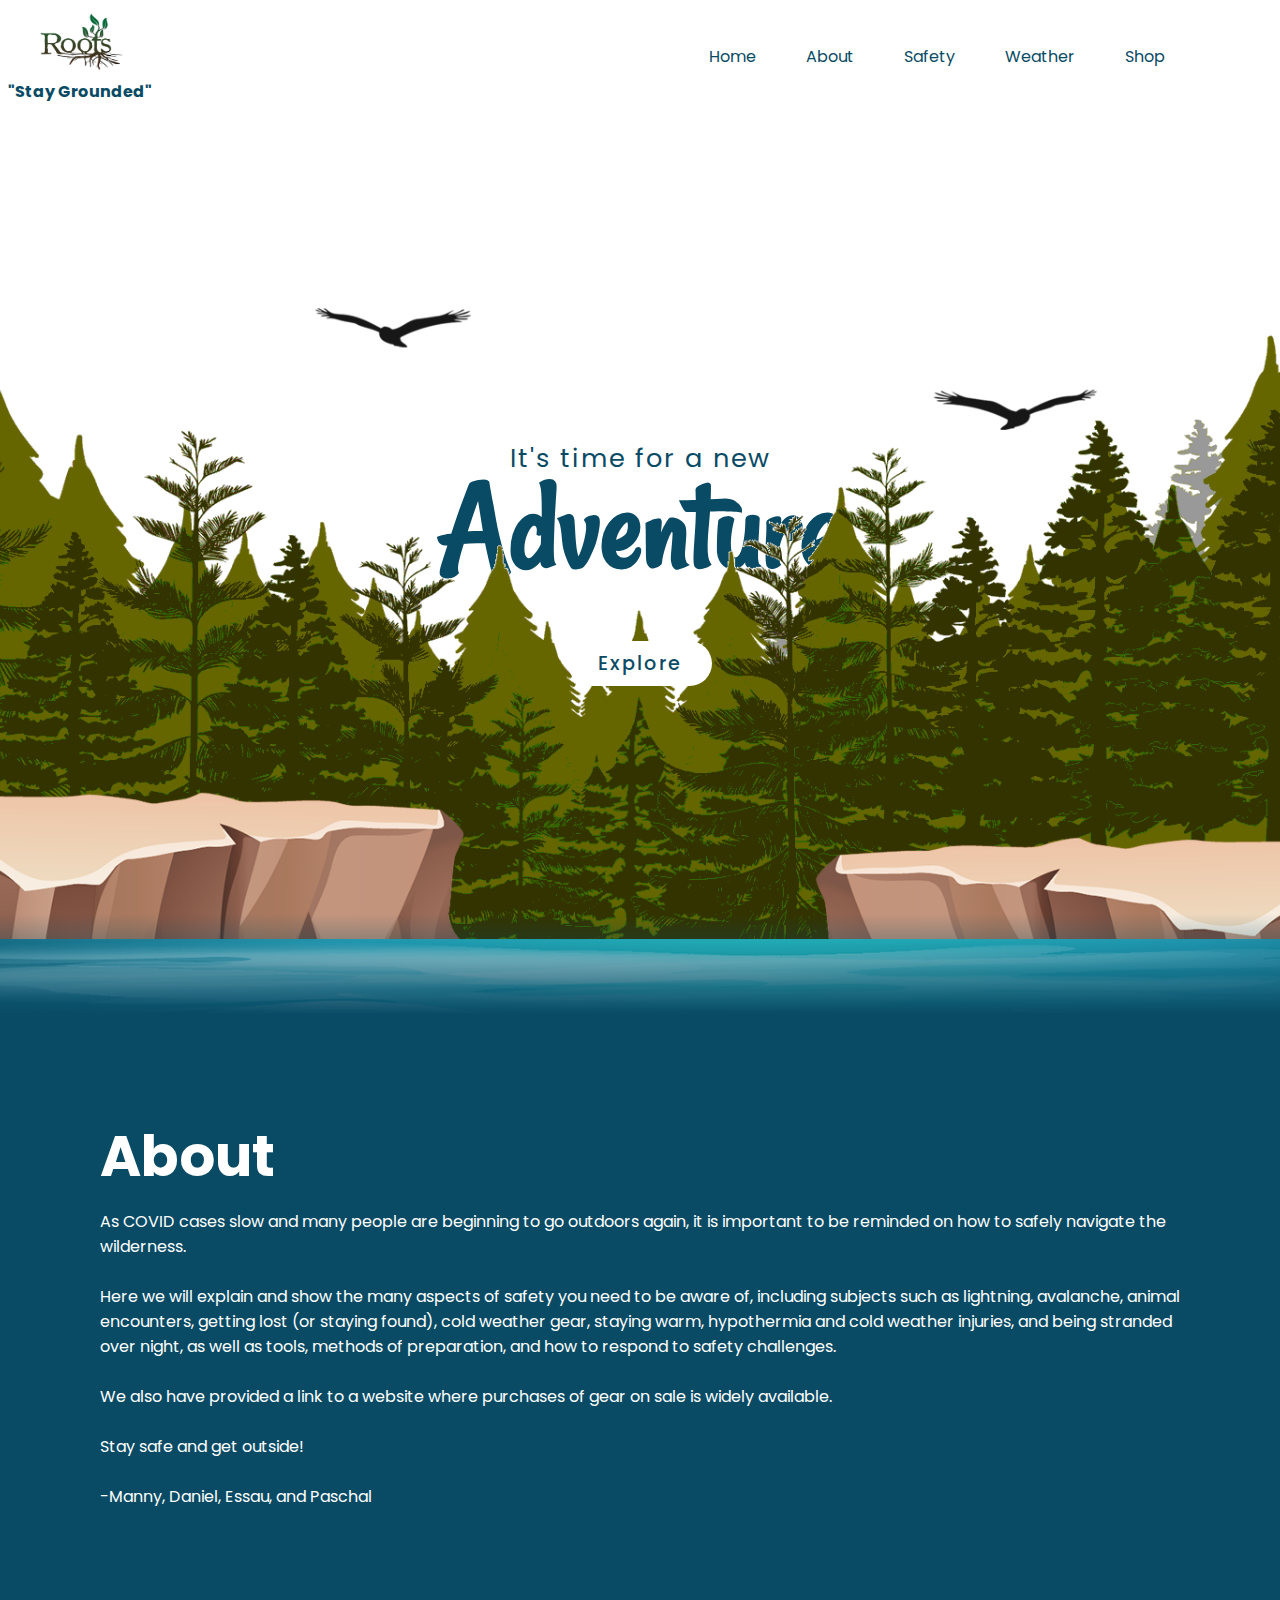
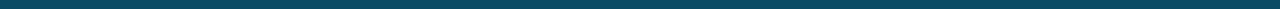
<file: index.html>
<!DOCTYPE html>
<html lang="en">
<head>
    <meta charset="UTF-8">
    <meta http-equiv="X-UA-Compatible" content="IE=edge">
    <meta name="viewport" content="width=device-width, initial-scale=1.0">
    <title>Roots</title>
    <link rel='stylesheet' type='text/css' href='style.css'>
</head>
<body>
    
    <header id ='header'>
        <div><a href='thanks.html'>
            <img class =logo src='images/logo.png'> </a>
            <p>"Stay Grounded"</p></div>
    
            <ul>
                <li><a href='#'>Home</a></li>
                <li><a href='#About' >About</a></li>
                <li><a href='info.html'>Safety</a></li>
                <li><a href='weather.html'>Weather</a></li>
                <li><a href="https://www.steepandcheap.com/" target="_blank">Shop</a></li>
                
                
            </ul>
        
    </header>
    <section>
        <h2 id='text'><span>It's time for a new</span><br>Adventure</h2>
        <img src='images/bird1.png' id='bird1'>
        <img src='images/bird2.png' id='bird2'>
        <img src='images/forest.png' id='forest'>
        <a href="https://americanhiking.org/hiking-resources/#hikes-near-you" target="_blank" id='btn'>Explore</a>
        <img src='images/rocks.png' id='rocks'>
        <img src='images/water.png' id='water'>

    </section>
    <div id='About' class='sec'>
        <h2 >About</h2>
        <p>As COVID cases slow and many people are beginning to go outdoors again, it is important to be reminded on how to safely navigate the wilderness. <br>
                 <br> Here we will explain and show the many aspects of safety you need to be aware of, including subjects such as lightning, avalanche, animal encounters, getting lost (or staying found), cold weather gear, staying warm, hypothermia and cold weather injuries, and being stranded over night, as well as tools, methods of preparation, and how to respond to safety challenges.
                  <br><br> We also have provided a link to a website where purchases of gear on sale is widely available.
                  <br><br> Stay safe and get outside!

                <br><br>-Manny, Daniel, Essau, and Paschal


        </p>
    </div>
    <script>
        let text=document.getElementById('text')
        let bird1=document.getElementById('bird1')
        let bird2=document.getElementById('bird2')
        let btn=document.getElementById('btn')
        let rocks=document.getElementById('rocks')
        let forest=document.getElementById('forest')
        let water=document.getElementById('water')
        let header=document.getElementById('header')

        window.addEventListener('scroll', function(){
            let value=window.scrollY;
            text.style.top=50+value*-.5+'%'
            bird1.style.top= value*-1+'%'
            bird1.style.left= value*1+'%'
            bird2.style.top= value*-1+'%'
            bird2.style.left= value*-1+'%'
            btn.style.marginTop=value*1.5+'px'
            rocks.style.top=value*.12+'px'
            forest.style.top=value*.25+'px'
            
            water.style.top=value*-.01+'px'

        })
       
    </script>
</body>
</html>
</file>
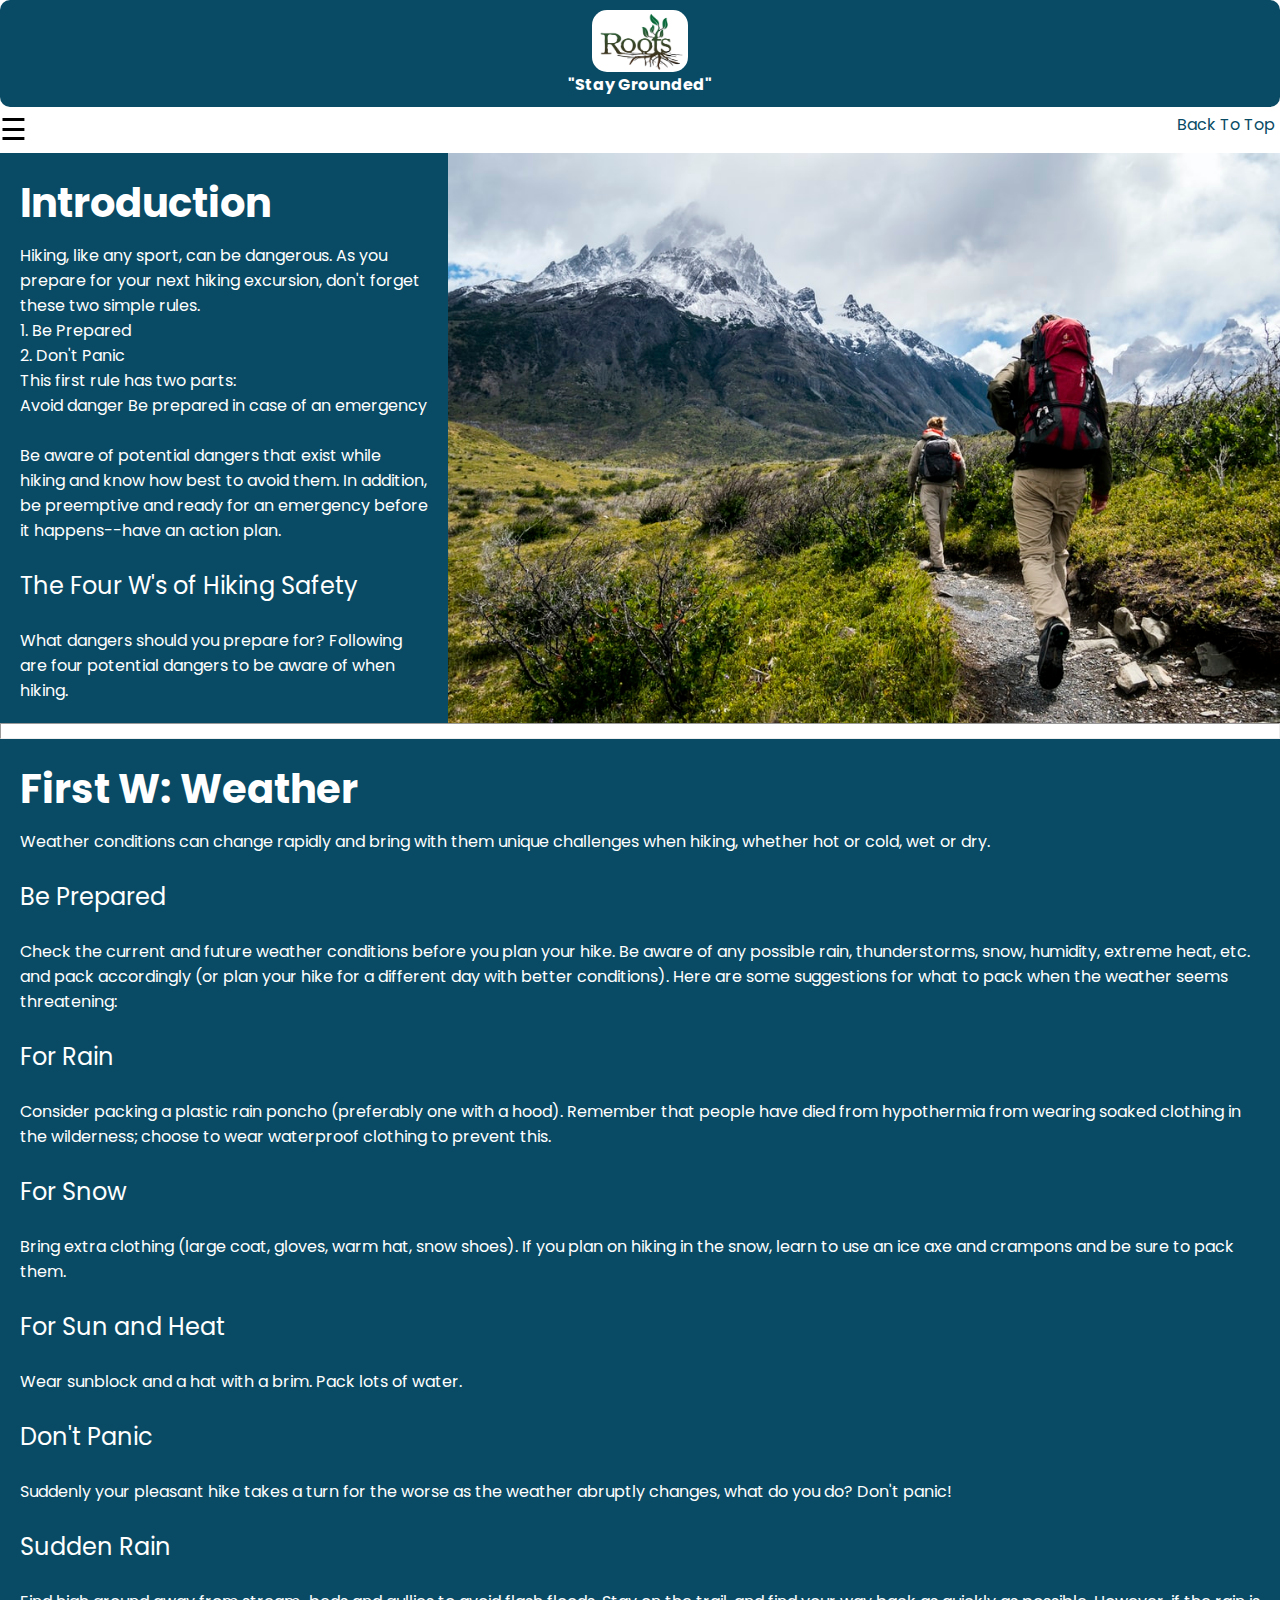
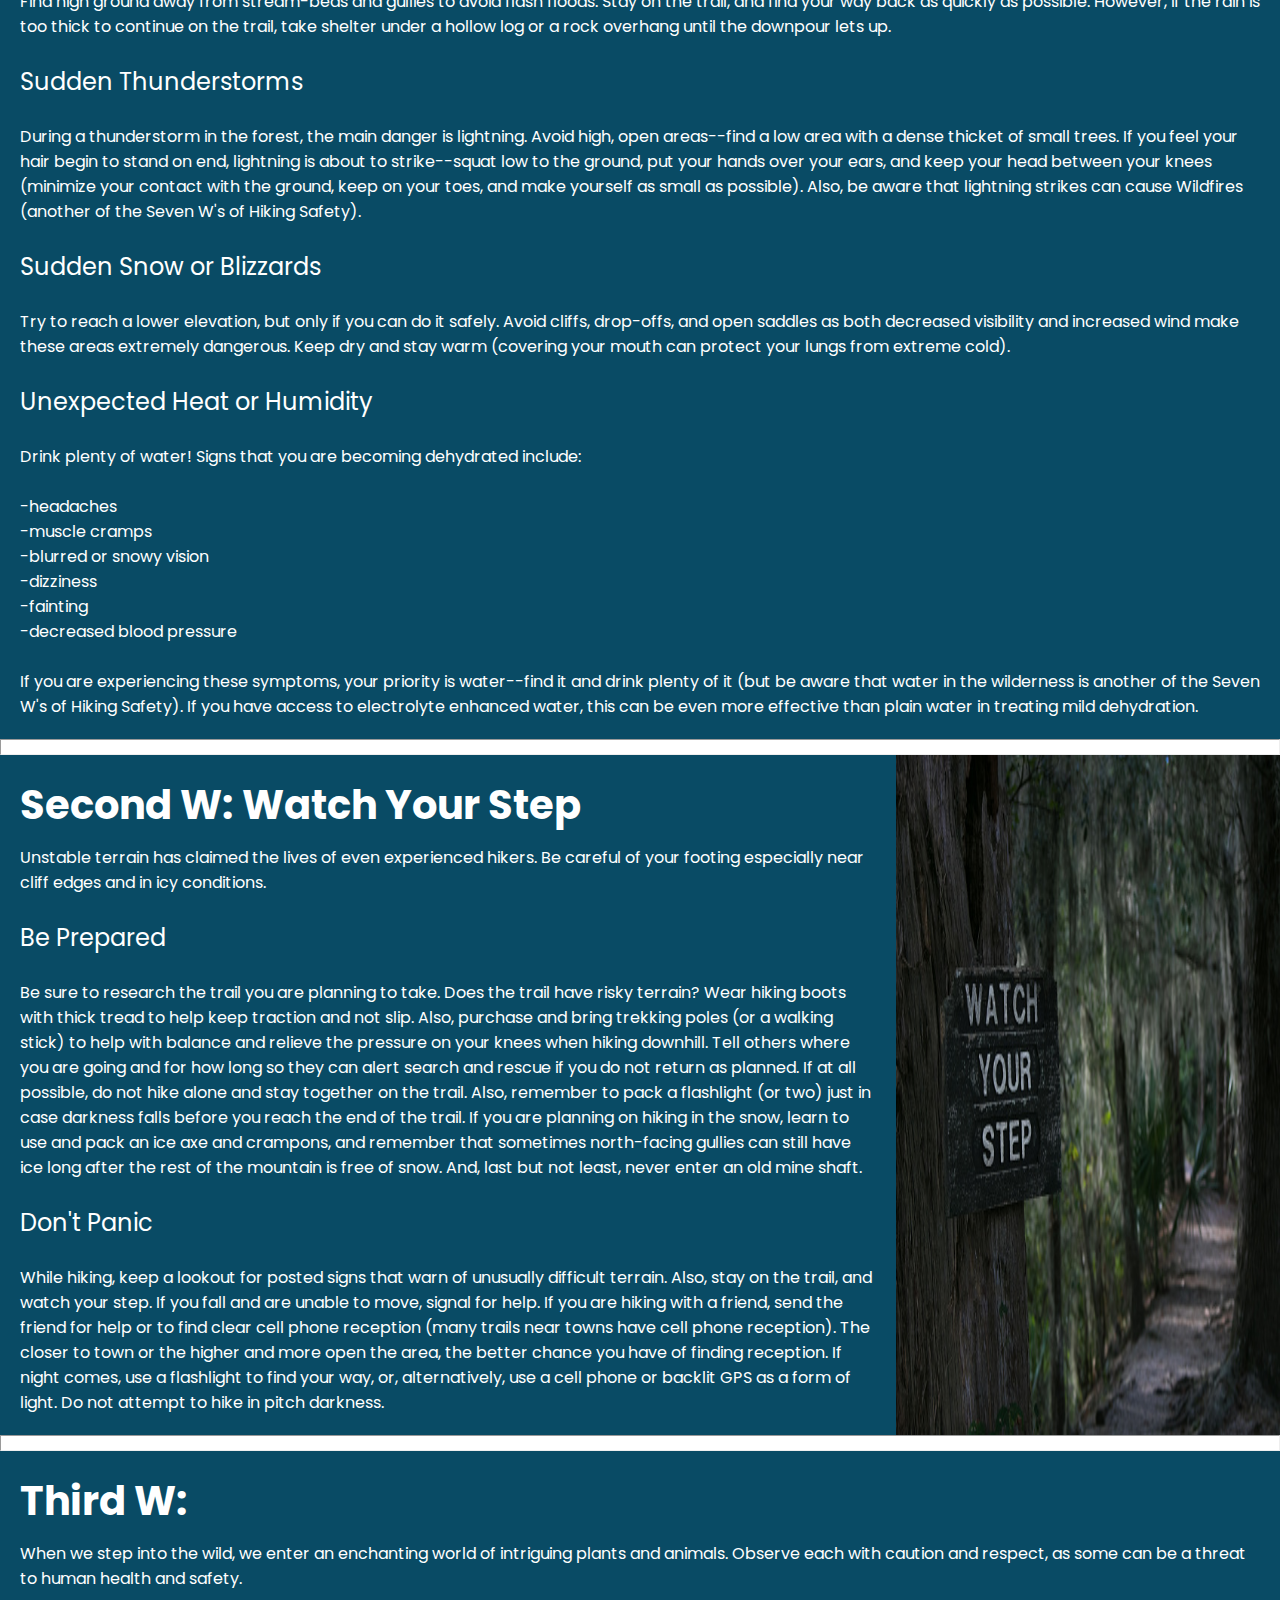
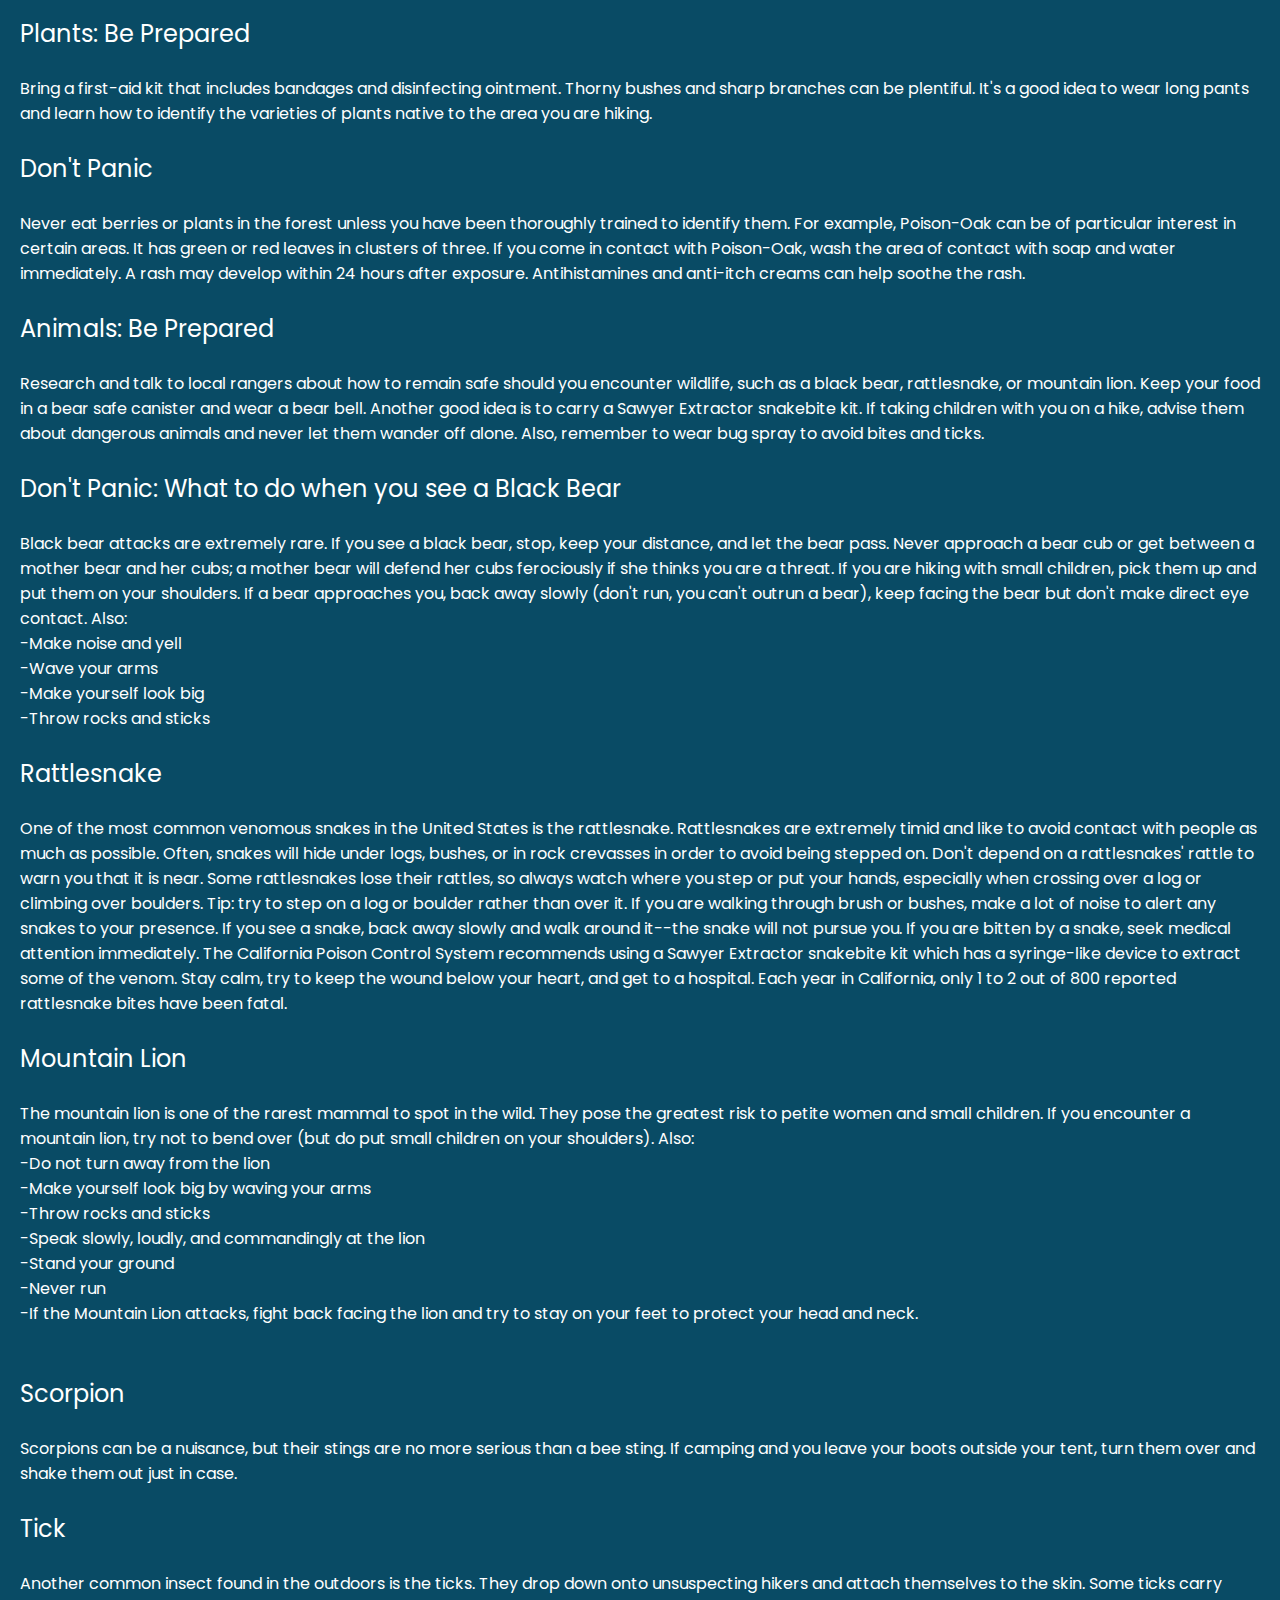
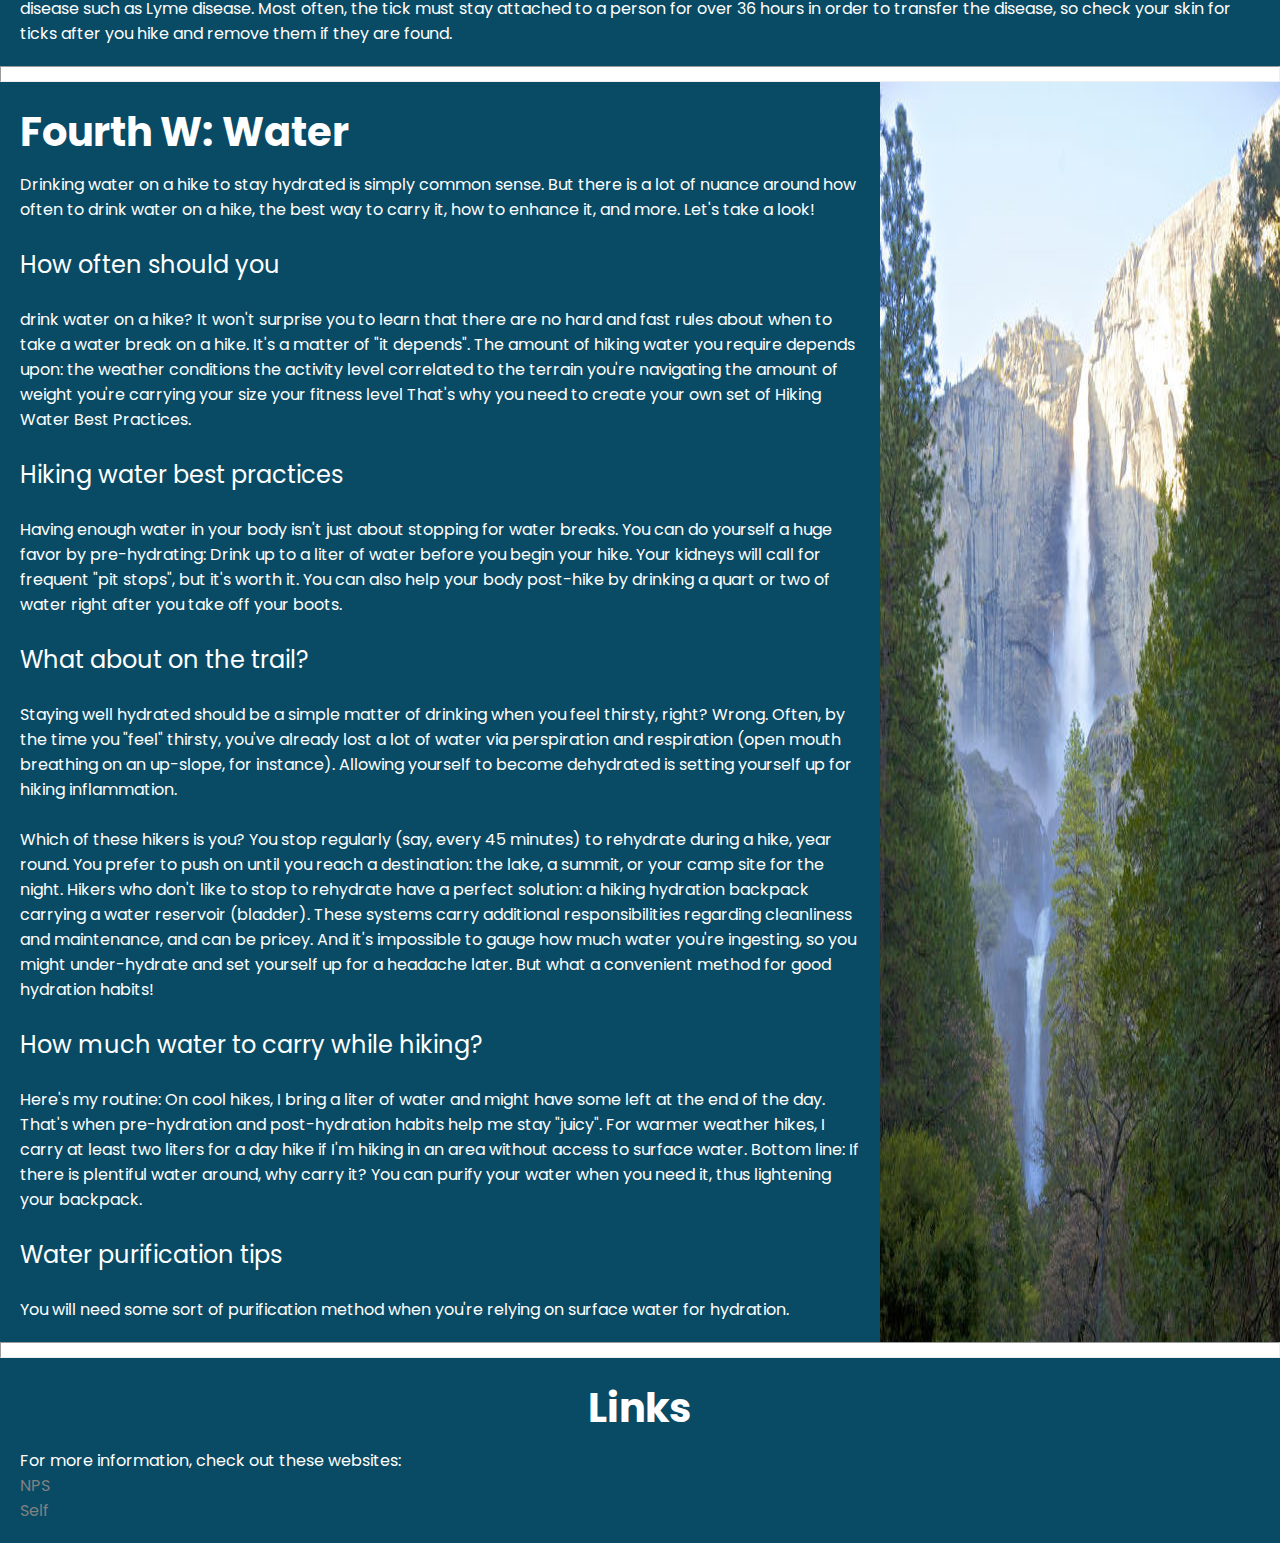
<file: info.html>
<html>
<head>
<meta name="viewport" content="width=device-width, initial-scale=1">
<title>Safety</title>
<link rel='stylesheet' type='text/css' href='style.css'>

</head>
<body>
    <div><header id ='iheader'>
        <div><a href='thanks.html'>
            <img class =logo src='images/logo.png'> </a>
            <p>"Stay Grounded"</p></div>   
    </header>
    
</div>
<div id='navTop'><span id='opener' style="font-size:30px;cursor:pointer" onclick="openNav()">&#9776;</span>
    <a id='top' href='#'>Back To Top</a>
</div>

<div id="mySidenav" class="sidenav">
  <a href="javascript:void(0)" class="closebtn" onclick="closeNav()">&times;</a>
  <a href="#start">Intro</a>
  <a href="#first">First W</a>
  <a href="#second">Second W</a>
  <a href="#third">Thrid W</a>
  <a href="#fourth">Fourth W</a>
  <a href="#links">Links</a>
  <a href="index.html">Main Page</a>
</div>
<div id='idiv'>
<div id=start><div id='starttext'>
    <h2>Introduction</h2>
    <p>Hiking, like any sport, can be dangerous.

        As you prepare for your next hiking excursion, don't forget these two simple rules. <br>
    
1. Be Prepared

<br>2. Don't Panic
<br>

This first rule has two parts: <br>

Avoid danger
Be prepared in case of an emergency<br> <br>
Be aware of potential dangers that exist while hiking and know how best to avoid them. In addition, be preemptive and ready for an emergency before it happens--have an action plan.
<br> <br>
<span id='head'>The Four W's of Hiking Safety</span> <br> <br>
What dangers should you prepare for? Following are four potential dangers to be aware of when hiking.

</p>


</div>
<img id='intropic' src='images/intropic.jpg'>
</div>
<hr>
<div id='first'>
    <div id='text1'>
        <h2>First W: Weather</h2>
        <p>Weather conditions can change rapidly and bring with them unique challenges when hiking, whether hot or cold, wet or dry. <br><br>


            <span id='head'>Be Prepared</span> <br><br>
            Check the current and future weather conditions before you plan your hike. Be aware of any possible rain, thunderstorms, snow, humidity, extreme heat, etc. and pack accordingly (or plan your hike for a different day with better conditions).
            
            Here are some suggestions for what to pack when the weather seems threatening:
            
            <br><br><span id='head'>For Rain</span> <br><br>
            
            Consider packing a plastic rain poncho (preferably one with a hood).
            
            Remember that people have died from hypothermia from wearing soaked clothing in the wilderness; choose to wear waterproof clothing to prevent this.
            
            <br><br> <span id='head'>For Snow</span><br><br>
            
            Bring extra clothing (large coat, gloves, warm hat, snow shoes).
            
            If you plan on hiking in the snow, learn to use an ice axe and crampons and be sure to pack them.
            
            <br><br><span id='head'>For Sun and Heat</span><br><br>
            
            Wear sunblock and a hat with a brim. Pack lots of water.
            
            <br><br> <span id='head'>  Don't Panic</span><br><br>
            Suddenly your pleasant hike takes a turn for the worse as the weather abruptly changes, what do you do? Don't panic!
            
            <br><br><span id='head'>Sudden Rain</span><br><br>
            
            Find high ground away from stream-beds and gullies to avoid flash floods. Stay on the trail, and find your way back as quickly as possible. However, if the rain is too thick to continue on the trail, take shelter under a hollow log or a rock overhang until the downpour lets up.
            
            <br><br><span id='head'>Sudden Thunderstorms</span><br><br>
            
            During a thunderstorm in the forest, the main danger is lightning. Avoid high, open areas--find a low area with a dense thicket of small trees. If you feel your hair begin to stand on end, lightning is about to strike--squat low to the ground, put your hands over your ears, and keep your head between your knees (minimize your contact with the ground, keep on your toes, and make yourself as small as possible).
            
            Also, be aware that lightning strikes can cause Wildfires (another of the Seven W's of Hiking Safety).
            
            <br><br> <span id='head'>Sudden Snow or Blizzards</span> <br><br>
            
            Try to reach a lower elevation, but only if you can do it safely. Avoid cliffs, drop-offs, and open saddles as both decreased visibility and increased wind make these areas extremely dangerous. Keep dry and stay warm (covering your mouth can protect your lungs from extreme cold).
            
            <br><br><span id='head'>Unexpected Heat or Humidity</span><br><br>
            
            Drink plenty of water! Signs that you are becoming dehydrated include:
            <br><br>
            -headaches <br>
            -muscle cramps<br>
            -blurred or snowy vision<br>
            -dizziness<br>
            -fainting<br>
            -decreased blood pressure <br><br>
            If you are experiencing these symptoms, your priority is water--find it and drink plenty of it (but be aware that water in the wilderness is another of the Seven W's of Hiking Safety). If you have access to electrolyte enhanced water, this can be even more effective than plain water in treating mild dehydration.</p>
    </div>
</div>
<hr>
<div id='second'>
    <div id='text2'>
        <h2>Second W: Watch Your Step</h2>
    
        <p>Unstable terrain has claimed the lives of even experienced hikers. Be careful of your footing especially near cliff edges and in icy conditions.
            <br><br><span id='head'>Be Prepared</span><br><br>
Be sure to research the trail you are planning to take. Does the trail have risky terrain?

Wear hiking boots with thick tread to help keep traction and not slip. Also, purchase and bring trekking poles (or a walking stick) to help with balance and relieve the pressure on your knees when hiking downhill.

Tell others where you are going and for how long so they can alert search and rescue if you do not return as planned. If at all possible, do not hike alone and stay together on the trail. Also, remember to pack a flashlight (or two) just in case darkness falls before you reach the end of the trail.

If you are planning on hiking in the snow, learn to use and pack an ice axe and crampons, and remember that sometimes north-facing gullies can still have ice long after the rest of the mountain is free of snow. And, last but not least, never enter an old mine shaft.

<br><br><span id='head'>Don't Panic</span><br><br>
While hiking, keep a lookout for posted signs that warn of unusually difficult terrain. Also, stay on the trail, and watch your step.

If you fall and are unable to move, signal for help. If you are hiking with a friend, send the friend for help or to find clear cell phone reception (many trails near towns have cell phone reception). The closer to town or the higher and more open the area, the better chance you have of finding reception.

If night comes, use a flashlight to find your way, or, alternatively, use a cell phone or backlit GPS as a form of light. Do not attempt to hike in pitch darkness.
        </p>
    </div>
    <img id='w2' src='images/w2.jpg'>
</div>
<hr>
<div id='third'>
    <div id='text1'>
        <h2>Third W: </h2>
        <p>When we step into the wild, we enter an enchanting world of intriguing plants and animals. Observe each with caution and respect, as some can be a threat to human health and safety.
        <br><br>    <span id='head'>Plants: Be Prepared</span><br> <br>
Bring a first-aid kit that includes bandages and disinfecting ointment. Thorny bushes and sharp branches can be plentiful. It's a good idea to wear long pants and learn how to identify the varieties of plants native to the area you are hiking.<br> <br>

<span id='head'>Don't Panic</span><br> <br>
Never eat berries or plants in the forest unless you have been thoroughly trained to identify them. For example, Poison-Oak can be of particular interest in certain areas. It has green or red leaves in clusters of three.

If you come in contact with Poison-Oak, wash the area of contact with soap and water immediately. A rash may develop within 24 hours after exposure. Antihistamines and anti-itch creams can help soothe the rash.

<br><br><span id='head'>Animals: Be Prepared</span><br><br>
Research and talk to local rangers about how to remain safe should you encounter wildlife, such as a black bear, rattlesnake, or mountain lion. Keep your food in a bear safe canister and wear a bear bell. Another good idea is to carry a Sawyer Extractor snakebite kit.

If taking children with you on a hike, advise them about dangerous animals and never let them wander off alone. Also, remember to wear bug spray to avoid bites and ticks.

<br><br><span id='head'>Don't Panic: What to do when you see a Black Bear</span><br><br>
Black bear attacks are extremely rare. If you see a black bear, stop, keep your distance, and let the bear pass. Never approach a bear cub or get between a mother bear and her cubs; a mother bear will defend her cubs ferociously if she thinks you are a threat.

If you are hiking with small children, pick them up and put them on your shoulders. If a bear approaches you, back away slowly (don't run, you can't outrun a bear), keep facing the bear but don't make direct eye contact. Also:
<br>
-Make noise and yell<br>
-Wave your arms<br>
-Make yourself look big<br>
-Throw rocks and sticks<br><br>
<span id='head'>Rattlesnake</span><br><br>

One of the most common venomous snakes in the United States is the rattlesnake. Rattlesnakes are extremely timid and like to avoid contact with people as much as possible.

Often, snakes will hide under logs, bushes, or in rock crevasses in order to avoid being stepped on. Don't depend on a rattlesnakes' rattle to warn you that it is near. Some rattlesnakes lose their rattles, so always watch where you step or put your hands, especially when crossing over a log or climbing over boulders. Tip: try to step on a log or boulder rather than over it.

If you are walking through brush or bushes, make a lot of noise to alert any snakes to your presence. If you see a snake, back away slowly and walk around it--the snake will not pursue you. If you are bitten by a snake, seek medical attention immediately. The California Poison Control System recommends using a Sawyer Extractor snakebite kit which has a syringe-like device to extract some of the venom.

Stay calm, try to keep the wound below your heart, and get to a hospital. Each year in California, only 1 to 2 out of 800 reported rattlesnake bites have been fatal.

<br><br><span id='head'>Mountain Lion</span><br><br>

The mountain lion is one of the rarest mammal to spot in the wild. They pose the greatest risk to petite women and small children. If you encounter a mountain lion, try not to bend over (but do put small children on your shoulders). Also:
<br>
-Do not turn away from the lion<br>
-Make yourself look big by waving your arms<br>
-Throw rocks and sticks<br>
-Speak slowly, loudly, and commandingly at the lion<br>
-Stand your ground<br>
-Never run<br>
-If the Mountain Lion attacks, fight back facing the lion and try to stay on your feet to protect your head and neck.<br>

<br><br><span id='head'>Scorpion</span><br><br>

Scorpions can be a nuisance, but their stings are no more serious than a bee sting. If camping and you leave your boots outside your tent, turn them over and shake them out just in case.

<br><br><span id='head'>Tick</span><br><br>

Another common insect found in the outdoors is the ticks. They drop down onto unsuspecting hikers and attach themselves to the skin. Some ticks carry disease such as Lyme disease. Most often, the tick must stay attached to a person for over 36 hours in order to transfer the disease, so check your skin for ticks after you hike and remove them if they are found.
        </p>
    </div>
</div>
<hr>
<div id='fourth'>
    <div id='text4'>
        <h2>Fourth W: Water</h2>
        <p>
            Drinking water on a hike to stay hydrated is simply common sense.
            But there is a lot of nuance around how often to drink water on a hike, the best way to carry it, how to enhance it, and more.
            
            Let's take a look!
            
            
           <br><br><span id='head'>How often should you</span><br><br>
            drink water on a hike?
            It won't surprise you to learn that there are no hard and fast rules about when to take a water break on a hike.
            
            It's a matter of "it depends".
            
            The amount of hiking water you require depends upon:
            
            the weather conditions
            the activity level correlated to the terrain you're navigating
            the amount of weight you're carrying
            your size
            your fitness level
            That's why you need to create your own set of Hiking Water Best Practices.
            
            
            <br><br><span id='head'>Hiking water best practices</span><br><br>
            Having enough water in your body isn't just about stopping for water breaks.
            
            You can do yourself a huge favor by pre-hydrating: Drink up to a liter of water before you begin your hike.
            
            Your kidneys will call for frequent "pit stops", but it's worth it.
            You can also help your body post-hike by drinking a quart or two of water right after you take off your boots.
            
            <br><br><span id='head'>What about on the trail?</span><br><br>
            
            Staying well hydrated should be a simple matter of drinking when you feel thirsty, right?
            
            Wrong.
            
            Often, by the time you "feel" thirsty, you've already lost a lot of water via perspiration and respiration (open mouth breathing on an up-slope, for instance).
            
            Allowing yourself to become dehydrated is setting yourself up for hiking inflammation.
            
            
            <br><br>
            
            Which of these hikers is you?
            You stop regularly (say, every 45 minutes) to rehydrate during a hike, year round.
            You prefer to push on until you reach a destination: the lake, a summit, or your camp site for the night.
            Hikers who don't like to stop to rehydrate have a perfect solution: a hiking hydration backpack carrying a water reservoir (bladder).
            
            These systems carry additional responsibilities regarding cleanliness and maintenance, and can be pricey.
            And it's impossible to gauge how much water you're ingesting, so you might under-hydrate and set yourself up for a headache later.
            But what a convenient method for good hydration habits!
            <br><br><span id='head'>How much water to carry while hiking?</span><br><br>
        
            Here's my routine:
            
            On cool hikes, I bring a liter of water and might have some left at the end of the day.
            
            That's when pre-hydration and post-hydration habits help me stay "juicy".
            For warmer weather hikes, I carry at least two liters for a day hike if I'm hiking in an area without access to surface water.
            
            Bottom line: If there is plentiful water around, why carry it?
            
            You can purify your water when you need it, thus lightening your backpack.
            
           <br><br> <span id='head'>Water purification tips</span><br><br>
            You will need some sort of purification method when you're relying on surface water for hydration.</p>
    </div>
    <img id='w4'src='images/w4.jpg'>
</div>
<hr>
<div id='links'>
    <div id='linktext'>
        <h2>Links</h2>
        <p>For more information, check out these websites:<br></p>
        
        <a href='https://www.nps.gov/articles/hiking-safety.htm' target="_blank">NPS</a><br>
        <a href='https://www.self.com/story/hiking-safety-tips' target="_blank">Self</a><br>
        
    </div>
</div>
</div>

<script>
function openNav() {
  document.getElementById("mySidenav").style.width = "250px";
}
function closeNav() {
  document.getElementById("mySidenav").style.width = "0";
}
</script>

</body>
</html>
</file>
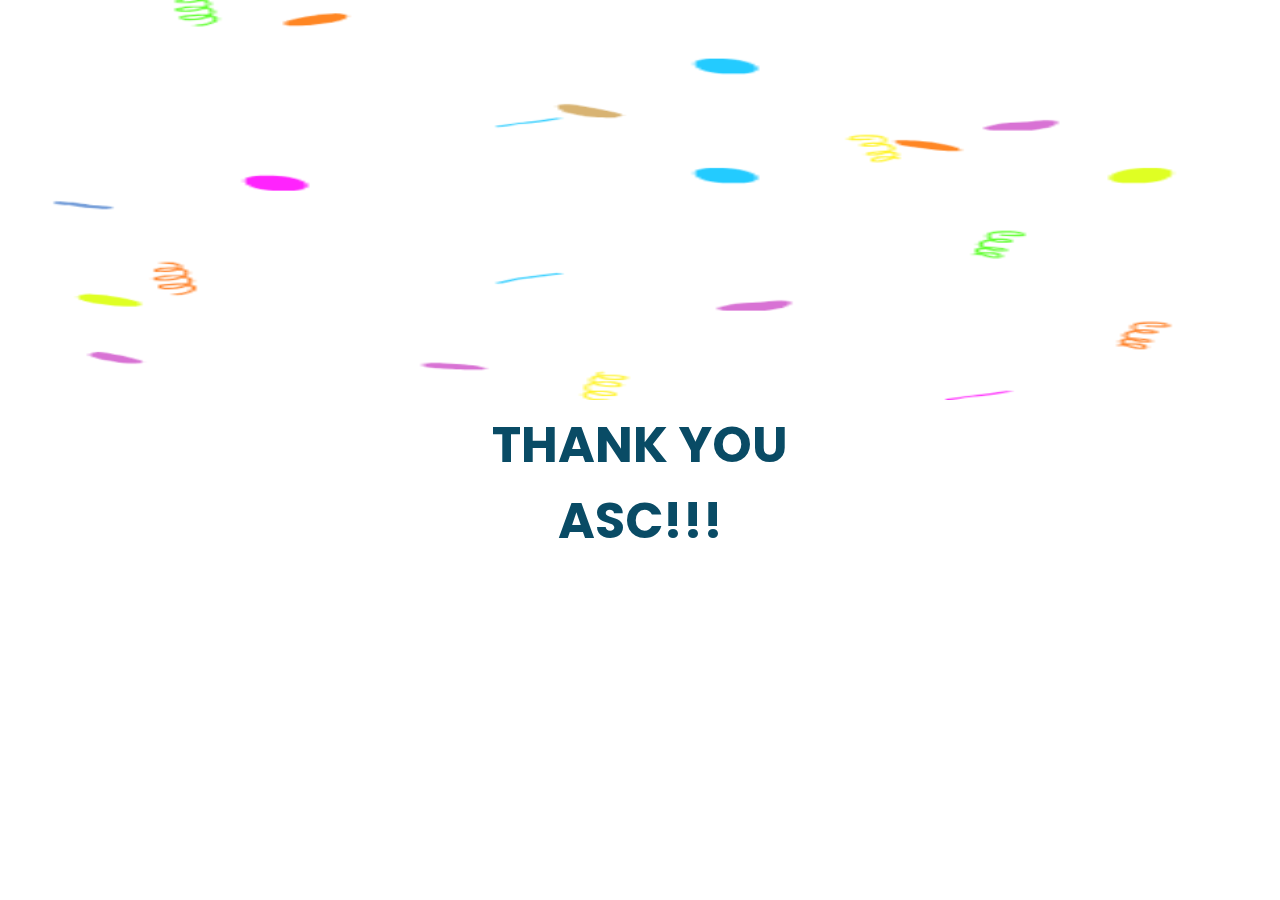
<file: thanks.html>
<!DOCTYPE html>
<html lang="en">
<head>
    <meta charset="UTF-8">
    <meta http-equiv="X-UA-Compatible" content="IE=edge">
    <meta name="viewport" content="width=device-width, initial-scale=1.0">
    <title>THANKS</title>
    <link rel='stylesheet' type='text/css' href='style.css'>
</head>
<body>
    <div class='wow'>
        <img id='yay' src='images/celebration.gif'>
    <p id='thanks'>THANK YOU <br> ASC!!!</p>

    </div>
    
    
</body>
</html>
</file>
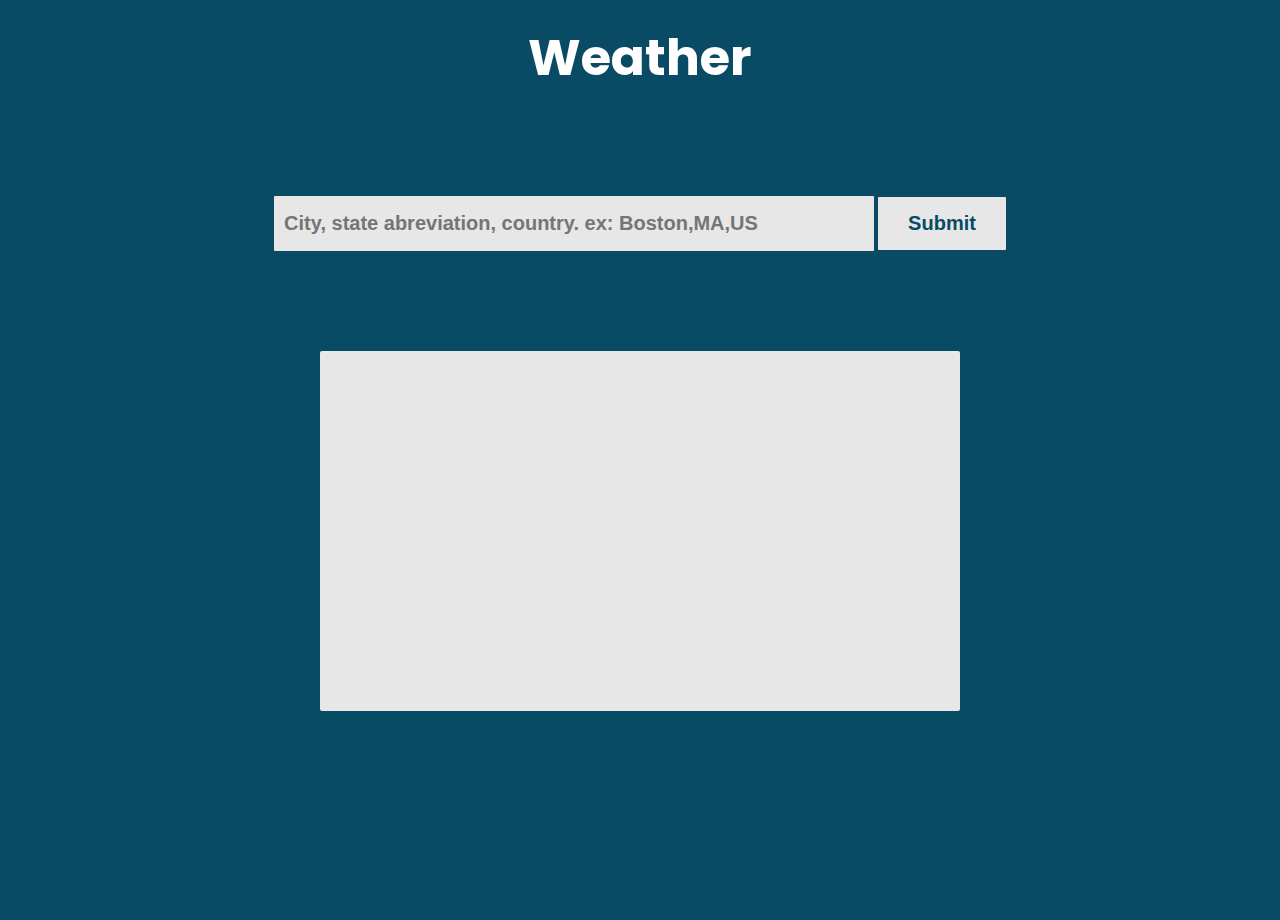
<file: weather.html>
<!DOCTYPE html>
<html lang="en">
<head>
  <meta charset="UTF-8">
  <meta name="viewport" content="width=device-width, initial-scale=1.0">
  <meta http-equiv="X-UA-Compatible" content="ie=edge">
  <title>Weather</title>
  <link rel="stylesheet" href="style.css">
</head>
<body id='body'>
   <div>
    <div class="main">
        <div class="header">
          <h1 id='weather1'>Weather</h1>
          
    
        </div> 
    
        <div class="input">
          <input type="text" placeholder="City, state abreviation, country. ex: Boston,MA,US " class="input_text">
          <input type="submit" value="Submit" class="submit">
        </div>
      </div>
    
      <div class="container">
        <div class="card">
          <h1 class="name" id="name"></h1>
          <p class="temp"></p>
          <p class="clouds"></p>
          <p class="desc"></p>
        </div>
      </div>
   </div>
    
<script src="main.js"></script>
</body>
</html>
</file>
<file: style.css>
@import url('https://fonts.googleapis.com/css?family=Poppins:300,400,500,600,700,800,900&display=swap');
@import url('https://fonts.googleapis.com/css2?family=Rancho&display=swap');
*
{
    margin:0;
    padding:0;
    box-sizing: border-box;
    font-family: 'Poppins',sans-serif;
}
body{
    overflow-x: hidden;
    background: white;
    min-height: 100vh;
}
#header{
    background: #fff;
    position: -webkit-sticky;
    position: sticky;
    top:0;
    margin-top: 0px;
    Left: 0;
    width:100%;
    padding:10px 100px;
    display: flex;
    justify-content: space-between;
    align-items: center;
    z-index: 10000;
}
#header .logo{
   width:10%;
   height:10%;
   border-radius: 15px;
    

}
#header div{
    
    color:#094b65;
    font-weight: 700;
    font-size: 1em;
    text-decoration: none;
    text-align: center;
    margin-left: -500px;
    
}
#header ul{
    display:flex; 
    justify-content: center;
    align-items: center;
}
#header ul li{
    list-style: none;
    margin-left: 20px;


}
header ul li a{
    text-decoration: none;
    padding: 6px 15px;
    color: #094b65;
    border-radius:20px;
}
#header ul li a:hover,
#header ul li a.active{
    background:#094b65;
    color:#fff
}
section{
    position: relative;
    width:100%;
    height: 100vh;
    display:flex;
    justify-content: center;
    align-items: center;
}
section::before{
    content:'';
    position: absolute;
    bottom:0;
    Left:0;
    width:100%;
    height: 100px;
    background:linear-gradient(to top, #094b65,transparent);
    z-index:10 ;
}
section img{
    position: absolute;
    top:0px;
    Left:0;
    width:100%;
    height:120%;
    object-fit: cover;
    pointer-events: none;
}
section #text{
    position: absolute;
    color:#094b65;
    font-size: 10vw;
    text-align: center;
    line-height: .55em;
    font-family: 'Rancho',cursive;
    transform: translateY(-50%);

}

section #text span {
    font-size: .20em;
    letter-spacing: 2px;
    font-weight: 400;
}
#btn{
    
    text-decoration: none;
    display:inline-block;
    padding:8px 30px;
    background: white;
    color:#094b65;
    font-size: 1.2em;
    font-weight: 500;
    letter-spacing: 2px;
    border-radius: 40px;
    transform: translateY(100px);
}
.sec {
    position: relative;
    padding:100px;
    background: #094b65;
    
}
.sec h2{
    font-size: 3.5em;
    color:#fff;
    margin-bottom: 10px;
    
}
.sec p{
    font-size: 1em;
    color:#fff;
}

#yay{
    width:1250px;
    height:400px;
 
}
#thanks{
    color:#094b65;
    font-weight: 700;
    text-decoration: none;
    text-align: center;
    font-size: 50px;

}
#iheader{
    background-color: #094b65;
    
    Left: 0;
    width:100%;
    padding:10px 100px;
    display: flex;
    justify-content: center;
    align-items: center;
    z-index: 10000;
    border-radius: 10px;
}
#iheader .logo{
   width:10%;
   height:10%;
   border-radius: 15px;
    

}
#iheader div{
    
    color:#fff;
    font-weight: 700;
    font-size: 1em;
    text-decoration: none;
    text-align: center;
    
    
}
#iheader ul{
    display:flex; 
    justify-content: center;
    align-items: center;
}
#iheader ul li{
    list-style: none;
    margin-left: 20px;


}
#iheader ul li a{
    text-decoration: none;
    padding: 6px 15px;
    color: #094b65;
    border-radius:20px;
}
#iheader ul li a:hover,
#iheader ul li a.active{
    background:#094b65;
    color:#fff
}
#idiv{
    background-color:linear-gradient(to bottom, #094b65,transparent); 
}
#opener{
    position: -webkit-sticky;
    position: sticky;
    top:0;
    margin-top: 0px;
    z-index: 20;
}
#body{
  font-family: "Nunito",sans-serif;
  background: #094b65;

}

.input{
  text-align: center;
  margin: 100px auto;
}

input[type="submit"]{
  padding: 15px 30px;
  background: #e7e7e7;
  border: none;
  border-radius: 1px;
  font-family: "Nunito",sans-serif;
  font-weight:bold;
  font-size: 20px;
  color:#094b65;
}

.input input[type="text"]{
  width: 600px;
  height: 55px;
  padding: 5px 10px;
  background: #e7e7e7;
  border: none;
  border-radius: 1px;
  font-family: "Nunito",sans-serif;
  font-weight:bold;
  font-size: 20px;
  color:#094b65;
}

.card{
  width: 50%;
  background: #e7e7e7;
  height: 40vh;
  margin: 50px auto;
  border-radius: 2px;
}


.close{
  float: right;
  margin-top: -2px;
  cursor: pointer;
  margin-right: 20px;
}

.card h1{
  padding: 5px 0;
  text-align: center;
  color:#094b65;
}

.card p{
  text-align: center;
  margin:40px 0;
  font-size:20px;
  color:#094b65;
}
.header{
  
    text-align: center;
    color: white;
    margin-top:20px;
    font-size: 25px;
}
body {
    font-family: "Lato", sans-serif;
  }
  .sidenav {
    height: 100%;
    width: 0;
    position: fixed;
    z-index: 30;
    top: 0;
    left: 0;
    background-color: #111;
    overflow-x: hidden;
    padding-top: 60px;
  }
  .sidenav a {
    padding: 8px 8px 8px 32px;
    text-decoration: none;
    font-size: 25px;
    color: #818181;
    display: block;
    
  }
  .sidenav a:hover {
    color: #F1F1F1;
    
  }
  .sidenav .closebtn {
    position: absolute;
    top: 0;
    right: 25px;
    font-size: 36px;
    margin-left: 50px;
  
  }
  #navTop{
      display: flex;
      justify-content: space-between;
      position: -webkit-sticky;
      position: sticky;
      top:0;
      margin-top: 0px;
      z-index: 20;
      
  }
  #top{
      background-color: white;
      margin-left: 2px;
      
      text-decoration: none;
      color: #094b65;
      height: 50%;
      padding:5px;
  }
hr{
    height:16px;
}
  #starttext {
    
    position: relative;
    padding:20px;
    background: #094b65;
    
    
    
}
#starttext h2{
    font-size: 2.5em;
    color:#fff;
    margin-bottom: 10px;
    
}
#starttext p{
    font-size: 1em;
    color:#fff;
}
#start{
    display: flex;
    
}
#intropic{
    
    width: 65%;
}

#text1 {
  
  position: relative;
  padding:20px;
  background: #094b65;
  
  
  
}
#text1 h2{
  font-size: 2.5em;
  color:#fff;
  margin-bottom: 10px;
  
}
#text1 p{
  font-size: 1em;
  color:#fff;
}
#head{
    font-size:1.5em;
}

#text2 {
  
    position: relative;
    padding:20px;
    background: #094b65;
    
    
    
  }
  #text2 h2{
    font-size: 2.5em;
    color:#fff;
    margin-bottom: 10px;
    
  }
  #text2 p{
    font-size: 1em;
    color:#fff;
  }
  #second{
      display: flex;
  }
  #w2{
width:30%
  }
  #text4 {
  
    position: relative;
    padding:20px;
    background: #094b65;
    
    
    
  }
  #text4 h2{
    font-size: 2.5em;
    color:#fff;
    margin-bottom: 10px;
    
  }
  #text4 p{
    font-size: 1em;
    color:#fff;
  }
  #fourth{
      display: flex;
  }
  #w4{
width:45%
  }
  #linktext {
  
    position: relative;
    padding:20px;
    background: #094b65;
    
    
    
  }
  #linktext h2{
    font-size: 2.5em;
    color:#fff;
    margin-bottom: 10px;
    text-align: center;
    
  }
  #linktext p{
    font-size: 1em;
    color:#fff;
  }
  #linktext a{
      text-decoration: none;
      color:#818181;
  }
</file>
